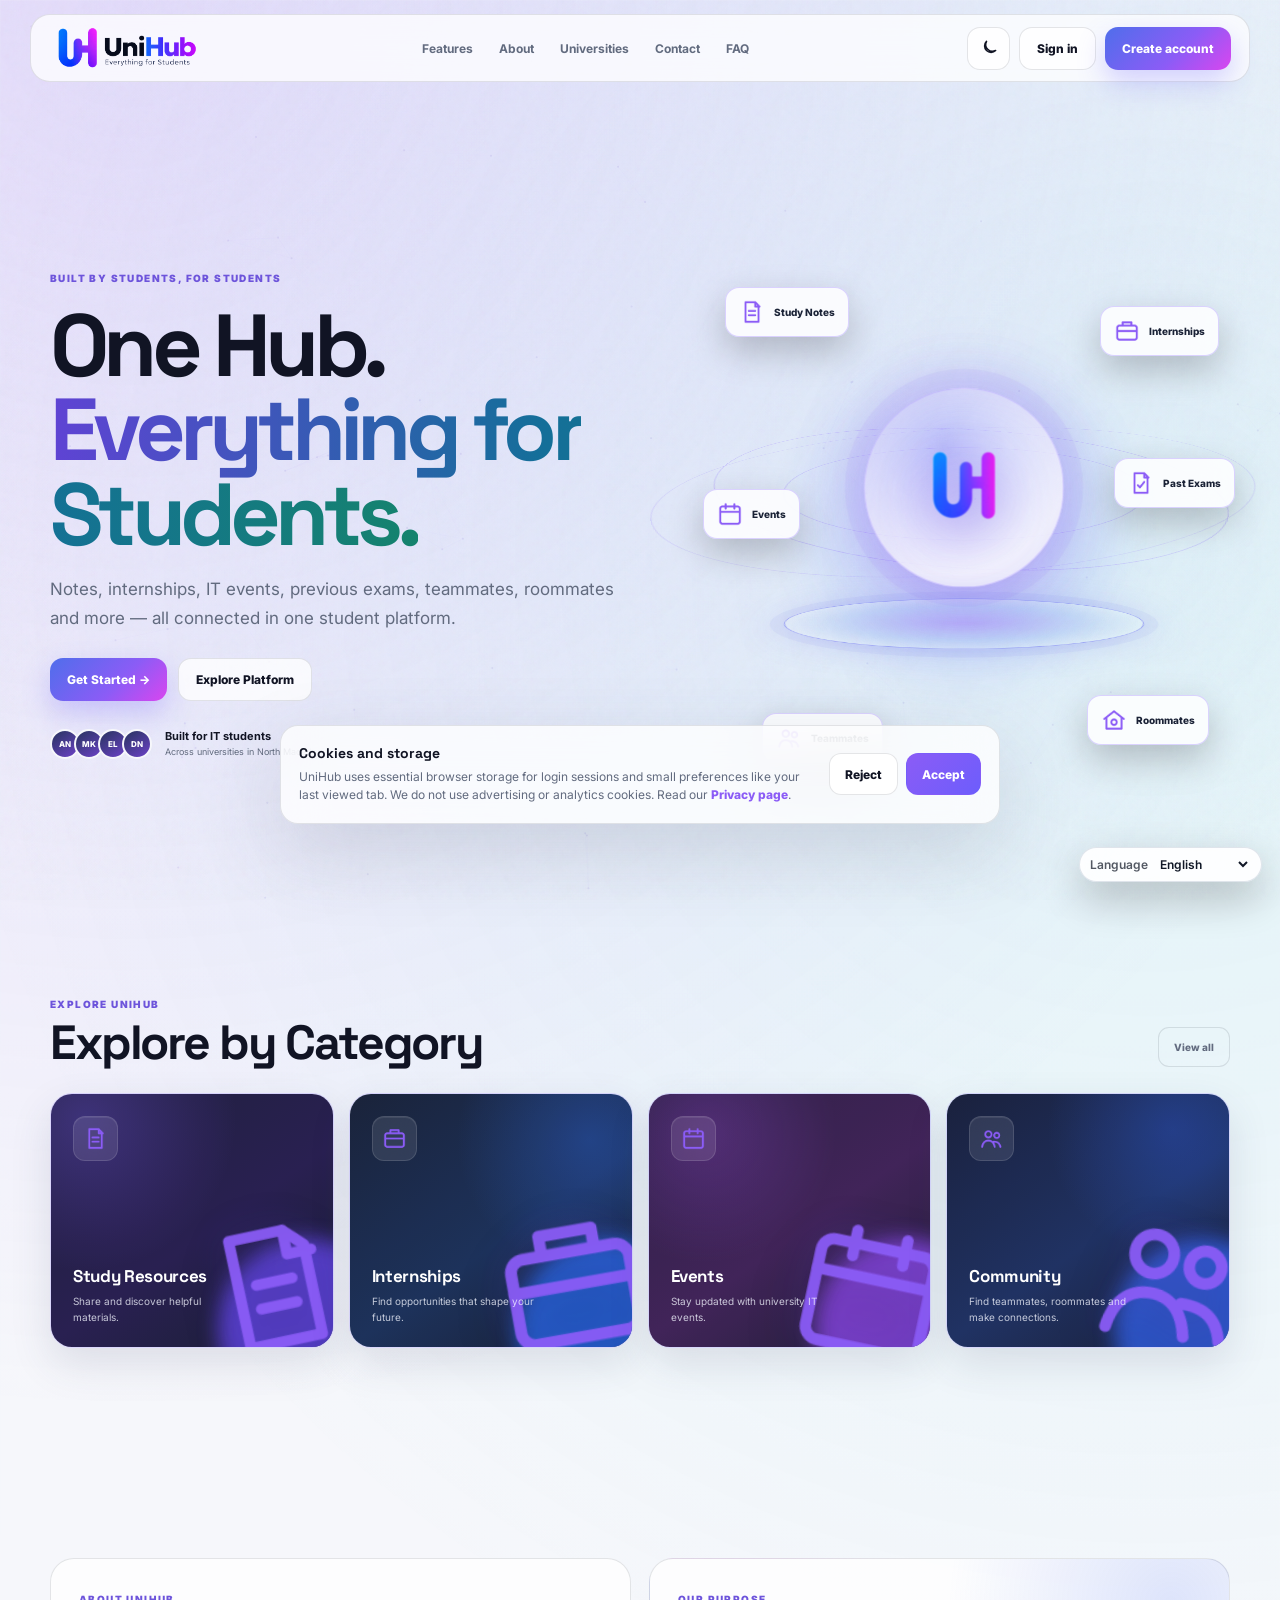
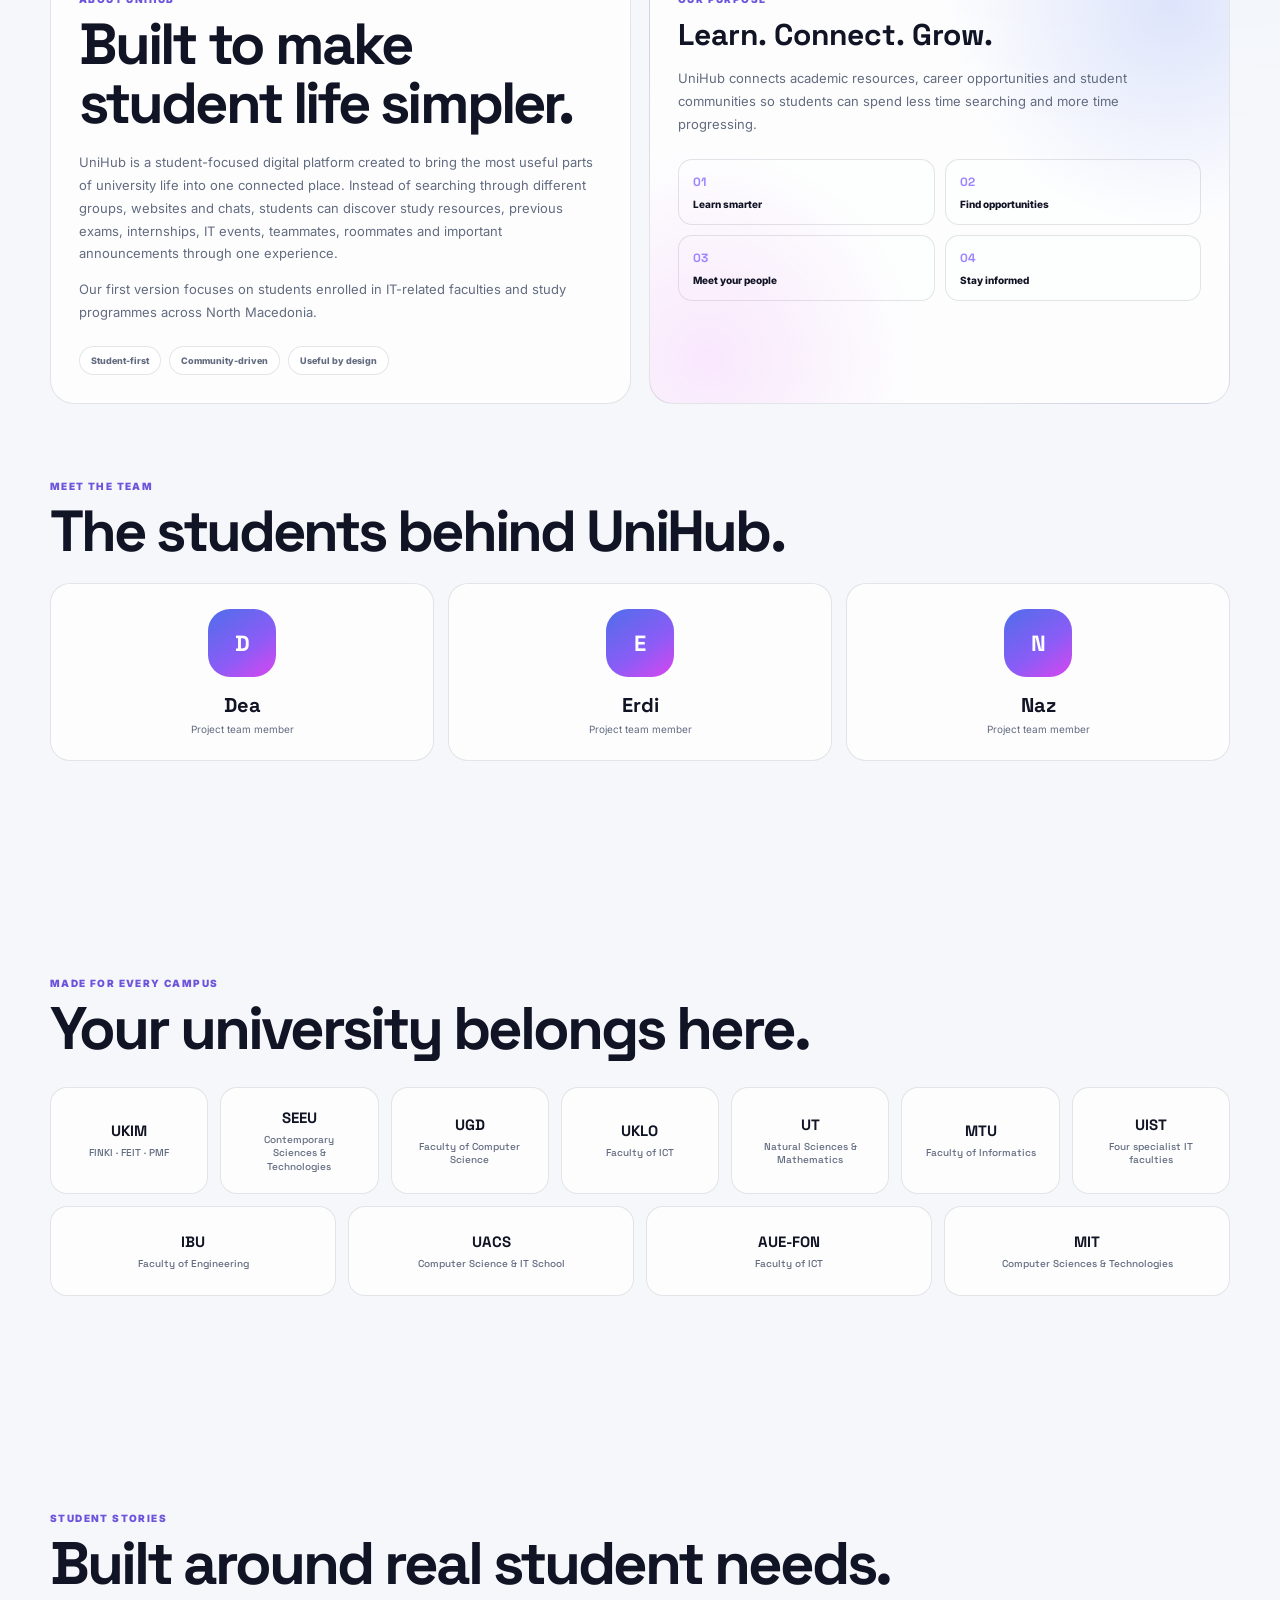
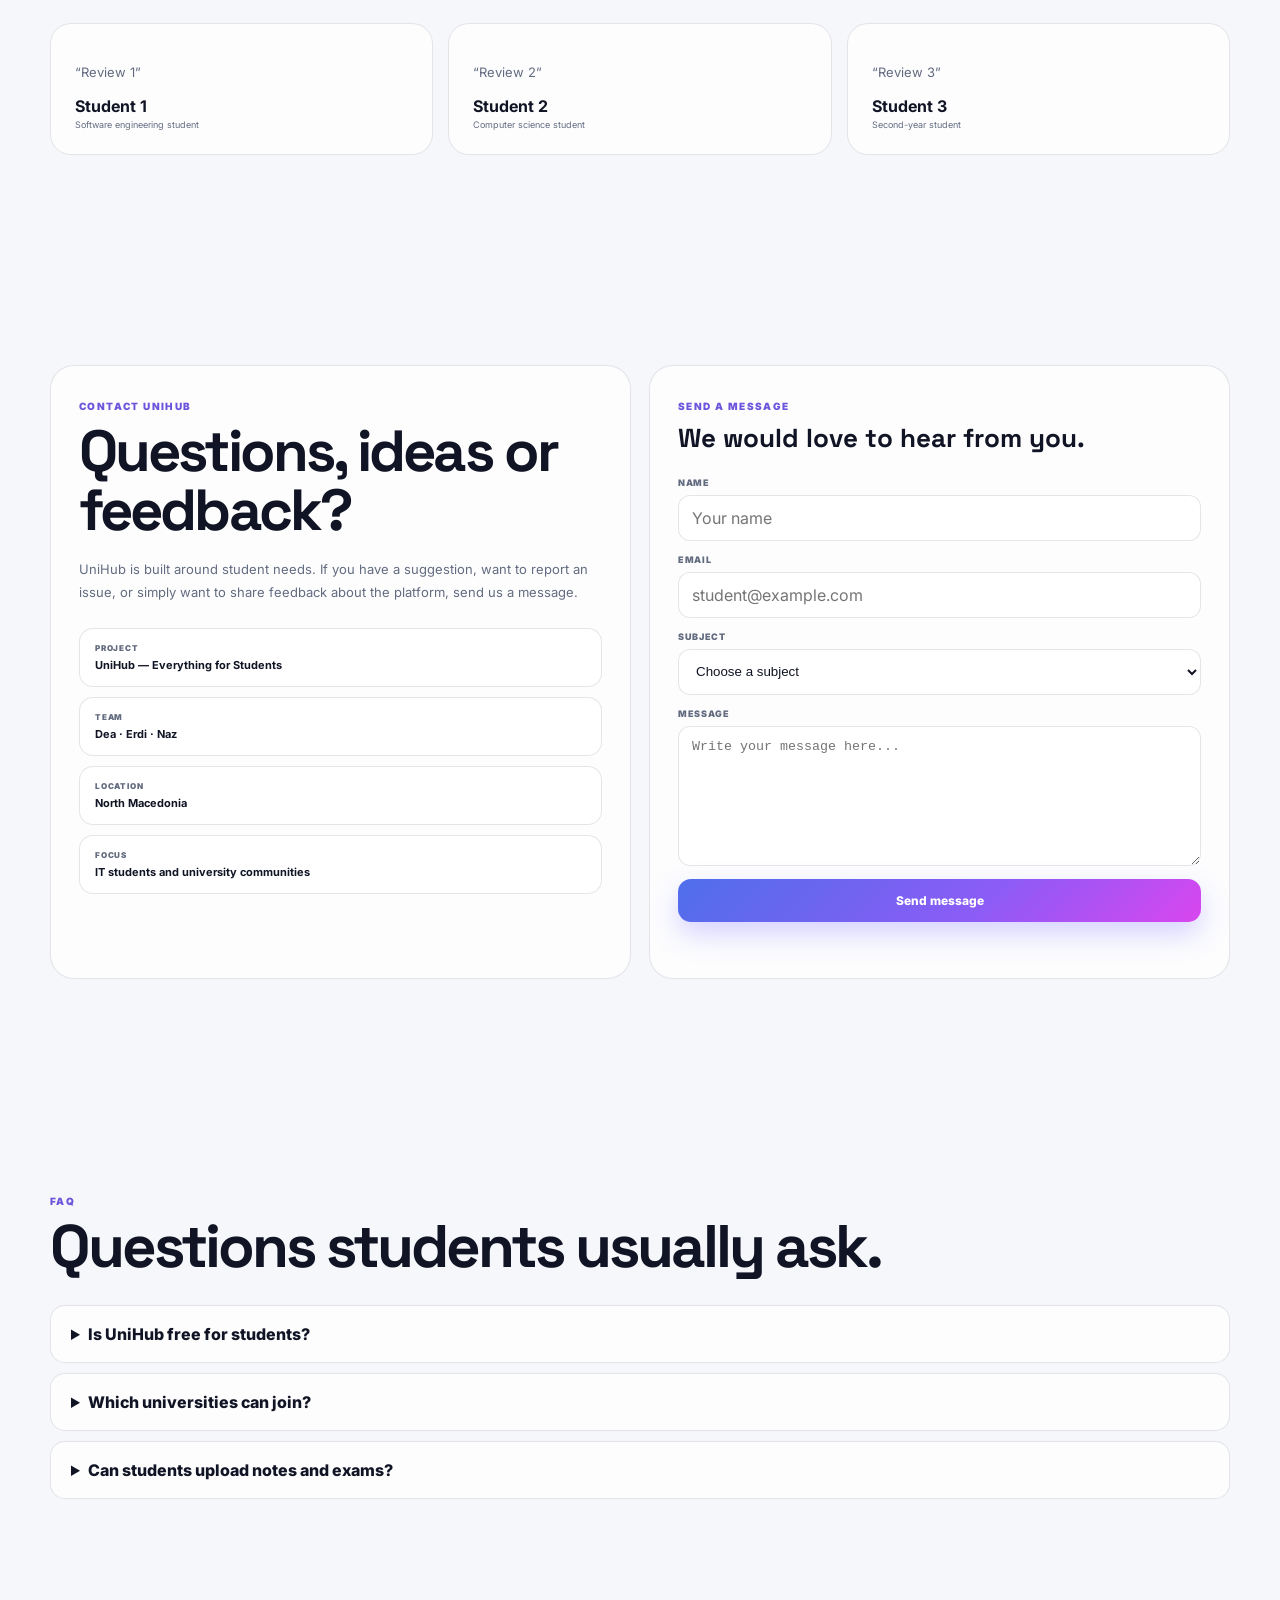
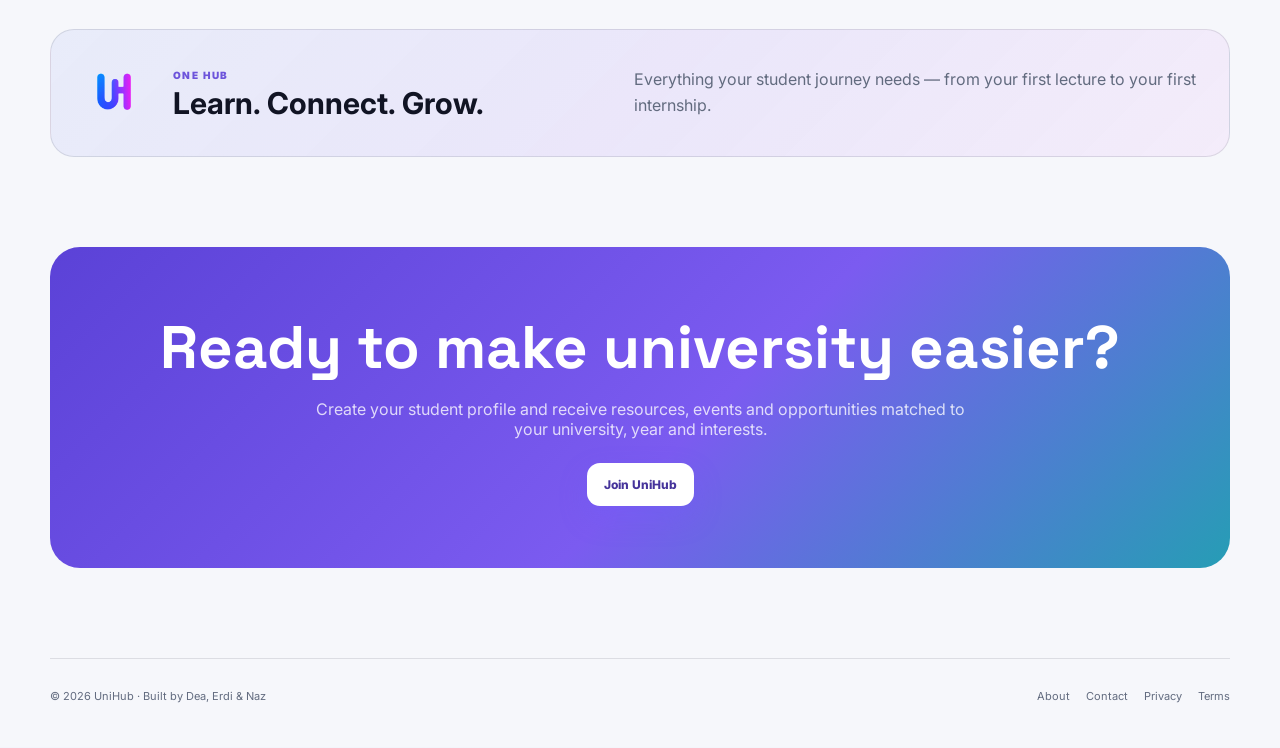
<file: index.html>
<!DOCTYPE html>
<html lang="en">
<head>
    <meta charset="UTF-8">
    <meta name="viewport" content="width=device-width,initial-scale=1">
    <title>UniHub — Your Student Life, Connected</title>
    <link rel="icon" href="assets/favicon.png" type="image/png">
    <link rel="preconnect" href="https://fonts.googleapis.com">
    <link rel="preconnect" href="https://fonts.gstatic.com" crossorigin>
    <link href="https://fonts.googleapis.com/css2?family=Inter:wght@400;500;600;700;800&family=Space+Grotesk:wght@500;600;700&display=swap" rel="stylesheet">
    <link rel="stylesheet" href="public.css">
    <link rel="stylesheet" href="cookies.css">
</head>
<body>
<canvas id="publicCanvas">
</canvas>
<div class="noise">
</div>
<nav class="nav">
    <a class="brand brand-lockup" href="index.html" aria-label="UniHub home">
        <img class="brand-img brand-img-dark" src="assets/logo-dark.png" alt="UniHub — Everything for Students">
        <img class="brand-img brand-img-light" src="assets/logo-light.png" alt="UniHub — Everything for Students">
    </a>
    <div class="links">
        <a href="#features">Features</a>
        <a href="#about">About</a>
        <a href="#universities">Universities</a>
        <a href="#contact">Contact</a>
        <a href="#faq">FAQ</a>
    </div>
    <div class="actions">
        <button class="theme-toggle-btn" id="themeToggle" type="button">
            <svg class="theme-icon sun-icon" viewBox="0 0 24 24" aria-hidden="true"><circle cx="12" cy="12" r="4"></circle><path d="M12 2v2M12 20v2M4.93 4.93l1.41 1.41M17.66 17.66l1.41 1.41M2 12h2M20 12h2M4.93 19.07l1.41-1.41M17.66 6.34l1.41-1.41"></path></svg>
            <svg class="theme-icon moon-icon" viewBox="0 0 24 24" aria-hidden="true"><path d="M21 14.5A8.5 8.5 0 0 1 9.5 3 7 7 0 1 0 21 14.5Z"></path></svg>
        </button>
        <a class="btn" href="login.html">Sign in</a>
        <a class="btn primary" href="signup.html">Create account</a>
    </div>
</nav>
<main class="wrap"><section class="hero hero-brand">
    <div class="hero-copy reveal">
        <span class="eyebrow">BUILT BY STUDENTS, FOR STUDENTS</span>
        <h1>One Hub.<br><span class="gradient">Everything for Students.</span></h1>
        <p>Notes, internships, IT events, previous exams, teammates, roommates and more — all connected in one student platform.</p>
        <div class="hero-actions"><a class="btn primary" href="signup.html">Get Started →</a><a class="btn" href="#features">Explore Platform</a></div>
        <div class="hero-proof"><div class="proof-avatars"><span>AN</span><span>MK</span><span>EL</span><span>DN</span></div><p><strong>Built for IT students</strong><br><small>Across universities in North Macedonia</small></p></div>
    </div>
    <div class="hub-visual reveal" id="hubVisual">
        <div class="hub-orbit orbit-one"></div><div class="hub-orbit orbit-two"></div><div class="hub-orbit orbit-three"></div><div class="hub-glow"></div>
        <div class="hub-core"><img src="assets/logo-mark.png" alt="UniHub UH monogram"></div>
        <div class="hub-node node-notes"><img class="asset-icon " src="assets/icons/notes.png" alt="" aria-hidden="true"><span>Study Notes</span></div>
        <div class="hub-node node-jobs"><img class="asset-icon " src="assets/icons/briefcase.png" alt="" aria-hidden="true"><span>Internships</span></div>
        <div class="hub-node node-exams"><img class="asset-icon " src="assets/icons/exam.png" alt="" aria-hidden="true"><span>Past Exams</span></div>
        <div class="hub-node node-events"><img class="asset-icon " src="assets/icons/calendar.png" alt="" aria-hidden="true"><span>Events</span></div>
        <div class="hub-node node-team"><img class="asset-icon " src="assets/icons/team.png" alt="" aria-hidden="true"><span>Teammates</span></div>
        <div class="hub-node node-room"><img class="asset-icon " src="assets/icons/room.png" alt="" aria-hidden="true"><span>Roommates</span></div>
        <div class="hub-platform"></div>
    </div>
</section>
    <section class="section category-section" id="features">
        <div class="category-heading">
            <div>
                <span class="eyebrow">EXPLORE UNIHUB</span>
                <h2>Explore by Category</h2>
            </div>
            <a class="category-view-all" href="signup.html">View all</a>
        </div>

        <div class="category-grid">
            <article class="category-card category-resources reveal">
                <div class="category-content">
                    <span class="category-icon">
                        <img src="assets/icons/notes.png" alt="" aria-hidden="true">
                    </span>
                    <div>
                        <h3>Study Resources</h3>
                        <p>Share and discover helpful materials.</p>
                    </div>
                </div>
                <img class="category-art category-art-resources" src="assets/icons/notes.png" alt="" aria-hidden="true">
            </article>

            <article class="category-card category-internships reveal">
                <div class="category-content">
                    <span class="category-icon">
                        <img src="assets/icons/briefcase.png" alt="" aria-hidden="true">
                    </span>
                    <div>
                        <h3>Internships</h3>
                        <p>Find opportunities that shape your future.</p>
                    </div>
                </div>
                <img class="category-art category-art-internships" src="assets/icons/briefcase.png" alt="" aria-hidden="true">
            </article>

            <article class="category-card category-events reveal">
                <div class="category-content">
                    <span class="category-icon">
                        <img src="assets/icons/calendar.png" alt="" aria-hidden="true">
                    </span>
                    <div>
                        <h3>Events</h3>
                        <p>Stay updated with university IT events.</p>
                    </div>
                </div>
                <img class="category-art category-art-events" src="assets/icons/calendar.png" alt="" aria-hidden="true">
            </article>

            <article class="category-card category-community reveal">
                <div class="category-content">
                    <span class="category-icon">
                        <img src="assets/icons/team.png" alt="" aria-hidden="true">
                    </span>
                    <div>
                        <h3>Community</h3>
                        <p>Find teammates, roommates and make connections.</p>
                    </div>
                </div>
                <img class="category-art category-art-community" src="assets/icons/team.png" alt="" aria-hidden="true">
            </article>
        </div>
    </section>
    <!--    <section class="section">-->
    <!--        <span class="eyebrow">GROWING TOGETHER</span>-->
    <!--        <h2>One place. Thousands of possibilities.</h2>-->
    <!--        <div class="stats">-->
    <!--            <div class="stat">-->
    <!--                <strong data-count="2486">0</strong>-->
    <!--                <span>Students</span>-->
    <!--            </div><div class="stat">-->
    <!--            <strong data-count="1284">0</strong>-->
    <!--            <span>Resources</span>-->
    <!--        </div>-->
    <!--            <div class="stat">-->
    <!--                <strong data-count="327">0</strong>-->
    <!--                <span>Previous exams</span>-->
    <!--            </div>-->
    <!--            <div class="stat">-->
    <!--                <strong data-count="46">0</strong>-->
    <!--                <span>Internships</span>-->
    <!--            </div>-->
    <!--            <div class="stat">-->
    <!--                <strong data-count="18">0</strong>-->
    <!--                <span>Upcoming events</span>-->
    <!--            </div>-->
    <!--        </div>-->
    <!--    </section>-->
    <section class="section about-section" id="about">
        <div class="about-layout">
            <div class="about-copy reveal">
                <span class="eyebrow">ABOUT UNIHUB</span>
                <h2>Built to make student life simpler.</h2>
                <p>UniHub is a student-focused digital platform created to bring the most useful parts of university life into one connected place. Instead of searching through different groups, websites and chats, students can discover study resources, previous exams, internships, IT events, teammates, roommates and important announcements through one experience.</p>
                <p>Our first version focuses on students enrolled in IT-related faculties and study programmes across North Macedonia.</p>
                <div class="about-values"><span>Student-first</span><span>Community-driven</span><span>Useful by design</span></div>
            </div>
            <div class="about-panel reveal">
                <span class="eyebrow">OUR PURPOSE</span>
                <h3>Learn. Connect. Grow.</h3>
                <p>UniHub connects academic resources, career opportunities and student communities so students can spend less time searching and more time progressing.</p>
                <div class="purpose-grid"><div><strong>01</strong><span>Learn smarter</span></div><div><strong>02</strong><span>Find opportunities</span></div><div><strong>03</strong><span>Meet your people</span></div><div><strong>04</strong><span>Stay informed</span></div></div>
            </div>
        </div>
        <div class="team-head reveal"><span class="eyebrow">MEET THE TEAM</span><h2>The students behind UniHub.</h2></div>
        <div class="team-grid">
            <article class="team-card reveal"><div class="team-avatar">D</div><h3>Dea</h3><p>Project team member</p></article>
            <article class="team-card reveal"><div class="team-avatar">E</div><h3>Erdi</h3><p>Project team member</p></article>
            <article class="team-card reveal"><div class="team-avatar">N</div><h3>Naz</h3><p>Project team member</p></article>
        </div>
    </section>

    <section class="section" id="universities">
        <span class="eyebrow">MADE FOR EVERY CAMPUS</span>
        <h2>Your university belongs here.</h2>
        <div class="universities">
            <div class="uni">UKIM<small>FINKI · FEIT · PMF</small>
            </div>
            <div class="uni">SEEU<small>Contemporary Sciences & Technologies</small>
            </div>
            <div class="uni">UGD<small>Faculty of Computer Science</small>
            </div>
            <div class="uni">UKLO<small>Faculty of ICT</small>
            </div>
            <div class="uni">UT<small>Natural Sciences & Mathematics</small>
            </div>
            <div class="uni">MTU<small>Faculty of Informatics</small>
            </div>
            <div class="uni">UIST<small>Four specialist IT faculties</small>
            </div>
            <div class="uni">IBU<small>Faculty of Engineering</small>
            </div>
            <div class="uni">UACS<small>Computer Science & IT School</small>
            </div>
            <div class="uni">AUE-FON<small>Faculty of ICT</small>
            </div>
            <div class="uni">MIT<small>Computer Sciences & Technologies</small>
            </div>
        </div>
    </section>
    <section class="section" id="stories">
        <span class="eyebrow">STUDENT STORIES</span>
        <h2>Built around real student needs.</h2>
        <div class="testimonials">
            <article class="quote">
                <p>“Review 1”</p>
                <b>Student 1</b>
                <small>Software engineering student</small>
            </article><article class="quote">
            <p>“Review 2”</p>
            <b>Student 2</b>
            <small>Computer science student</small>
        </article>
            <article class="quote">
                <p>“Review 3”</p>
                <b>Student 3</b>
                <small>Second-year student</small>
            </article>
        </div>
    </section>
    <section class="section contact-section" id="contact">
        <div class="contact-layout">
            <div class="contact-copy reveal">
                <span class="eyebrow">CONTACT UNIHUB</span>
                <h2>Questions, ideas or feedback?</h2>
                <p>UniHub is built around student needs. If you have a suggestion, want to report an issue, or simply want to share feedback about the platform, send us a message.</p>
                <div class="contact-details">
                    <div><span>Project</span><strong>UniHub — Everything for Students</strong></div>
                    <div><span>Team</span><strong>Dea · Erdi · Naz</strong></div>
                    <div><span>Location</span><strong>North Macedonia</strong></div>
                    <div><span>Focus</span><strong>IT students and university communities</strong></div>
                </div>
            </div>
            <form class="contact-form reveal" id="contactForm">
                <div class="contact-form-head"><span class="eyebrow">SEND A MESSAGE</span><h3>We would love to hear from you.</h3></div>
                <label><span>Name</span><input type="text" name="name" required placeholder="Your name"></label>
                <label><span>Email</span><input type="email" name="email" required placeholder="student@example.com"></label>
                <label><span>Subject</span><select name="subject" required><option value="">Choose a subject</option><option>General question</option><option>Feedback</option><option>Report an issue</option><option>Partnership or event</option></select></label>
                <label><span>Message</span><textarea name="message" required placeholder="Write your message here..."></textarea></label>
                <button class="btn primary contact-submit" type="submit">Send message</button>
                <p class="contact-status" id="contactStatus" role="status"></p>
            </form>
        </div>
    </section>

    <section class="section" id="faq">
        <span class="eyebrow">FAQ</span>
        <h2>Questions students usually ask.</h2>
        <div class="faq">
            <details>
                <summary>Is UniHub free for students?</summary>
                <p>Yes. The student account and core platform are designed to be free.</p>
            </details>
            <details>
                <summary>Which universities can join?</summary>
                <p>UniHub includes IT-related faculties and study programmes from public and private universities across North Macedonia, with an “Other” option so no accredited IT student is excluded.</p>
            </details>
            <details>
                <summary>Can students upload notes and exams?</summary>
                <p>Yes. Logged-in students can contribute resources, while moderation and reporting keep content organized.</p>
            </details>
        </div>
    </section>
    <section class="brand-strip reveal"><img src="assets/logo-mark.png" alt=""><div><span class="eyebrow">ONE HUB</span><h2>Learn. Connect. Grow.</h2></div><p>Everything your student journey needs — from your first lecture to your first internship.</p></section>
    <section class="cta reveal">
        <h2>Ready to make university easier?</h2>
        <p>Create your student profile and receive resources, events and opportunities matched to your university, year and interests.</p>
        <a class="btn primary" style="background:#fff;color:#46349b" href="signup.html">Join UniHub</a>
    </section>
</main>
<footer class="wrap">
    <span>© 2026 UniHub · Built by Dea, Erdi & Naz</span>
    <span class="footer-links"><a href="#about">About</a><a href="#contact">Contact</a><a href="privacy.html">Privacy</a><a href="terms.html">Terms</a></span>
</footer>
<script src="public.js">
</script>
<script src="i18n.js"></script>
<script src="cookies.js"></script>
</body>
</html>
</file>
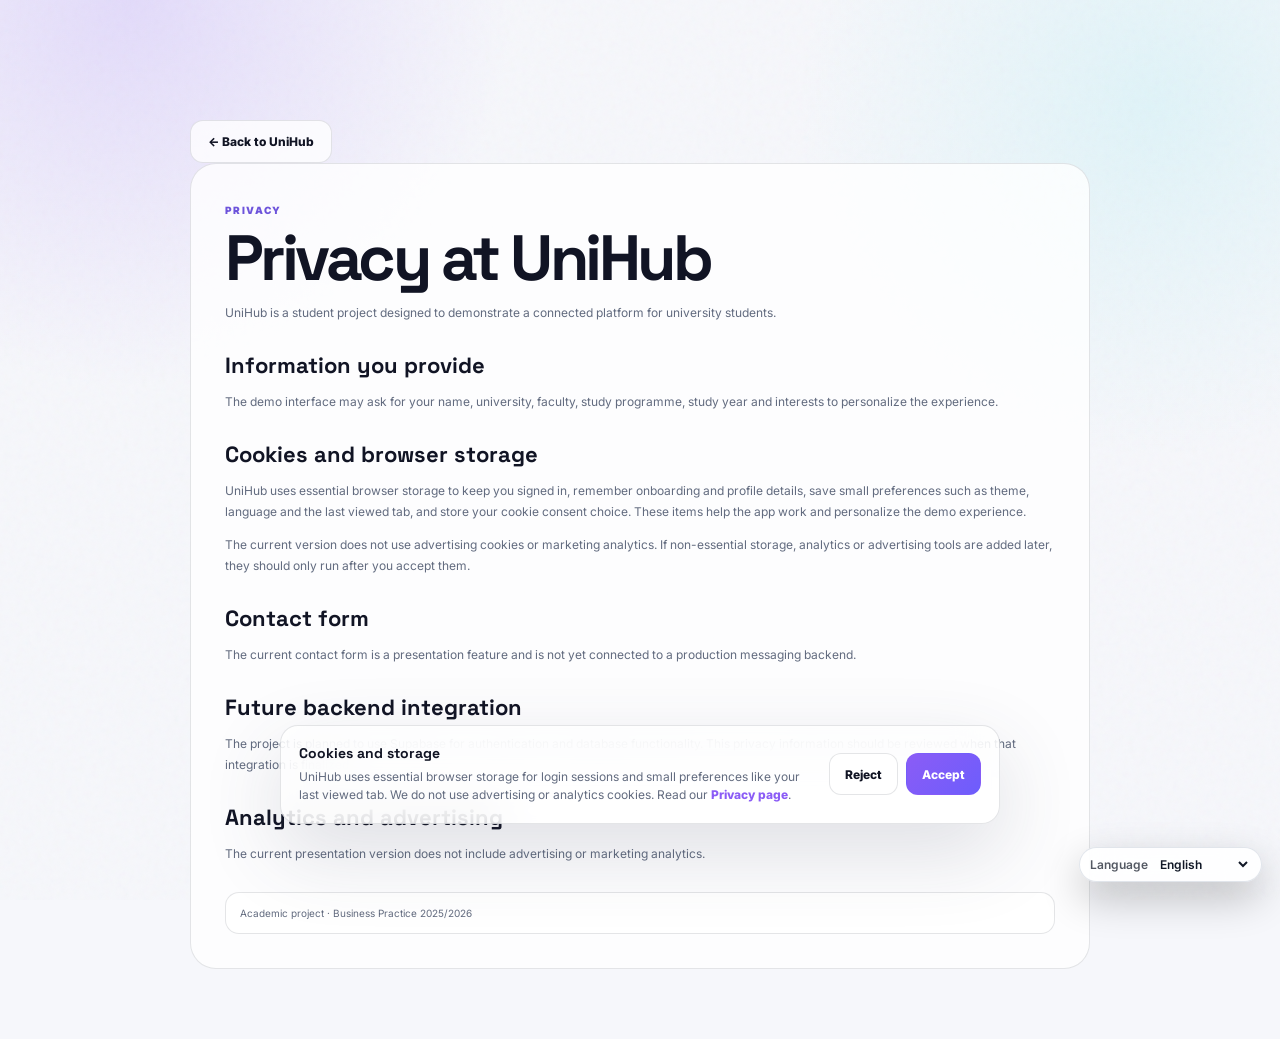
<file: privacy.html>
<!DOCTYPE html>
<html lang="en">
<head>
    <meta charset="UTF-8">
    <meta name="viewport" content="width=device-width,initial-scale=1">
    <title>Privacy — UniHub</title>
    <link rel="icon" href="assets/favicon.png" type="image/png">
    <link rel="preconnect" href="https://fonts.googleapis.com">
    <link rel="preconnect" href="https://fonts.gstatic.com" crossorigin>
    <link href="https://fonts.googleapis.com/css2?family=Inter:wght@400;500;600;700;800&family=Space+Grotesk:wght@500;600;700&display=swap" rel="stylesheet">
    <link rel="stylesheet" href="public.css">
    <link rel="stylesheet" href="cookies.css">
</head>
<body>
<div class="noise"></div>
<main class="legal-page">
    <a class="btn" href="index.html">← Back to UniHub</a>
    <article class="legal-card">
        <span class="eyebrow">PRIVACY</span>
        <h1>Privacy at UniHub</h1>
        <p>UniHub is a student project designed to demonstrate a connected platform for university students.</p>

        <h2>Information you provide</h2>
        <p>The demo interface may ask for your name, university, faculty, study programme, study year and interests to personalize the experience.</p>

        <h2>Cookies and browser storage</h2>
        <p>UniHub uses essential browser storage to keep you signed in, remember onboarding and profile details, save small preferences such as theme, language and the last viewed tab, and store your cookie consent choice. These items help the app work and personalize the demo experience.</p>
        <p>The current version does not use advertising cookies or marketing analytics. If non-essential storage, analytics or advertising tools are added later, they should only run after you accept them.</p>

        <h2>Contact form</h2>
        <p>The current contact form is a presentation feature and is not yet connected to a production messaging backend.</p>

        <h2>Future backend integration</h2>
        <p>The project is planned to use Supabase for authentication and database functionality. This privacy information should be reviewed when that integration is finalized.</p>

        <h2>Analytics and advertising</h2>
        <p>The current presentation version does not include advertising or marketing analytics.</p>

        <div class="legal-note">Academic project · Business Practice 2025/2026</div>
    </article>
</main>
<script src="public.js"></script>
<script src="i18n.js"></script>
<script src="cookies.js"></script>
</body>
</html>
</file>
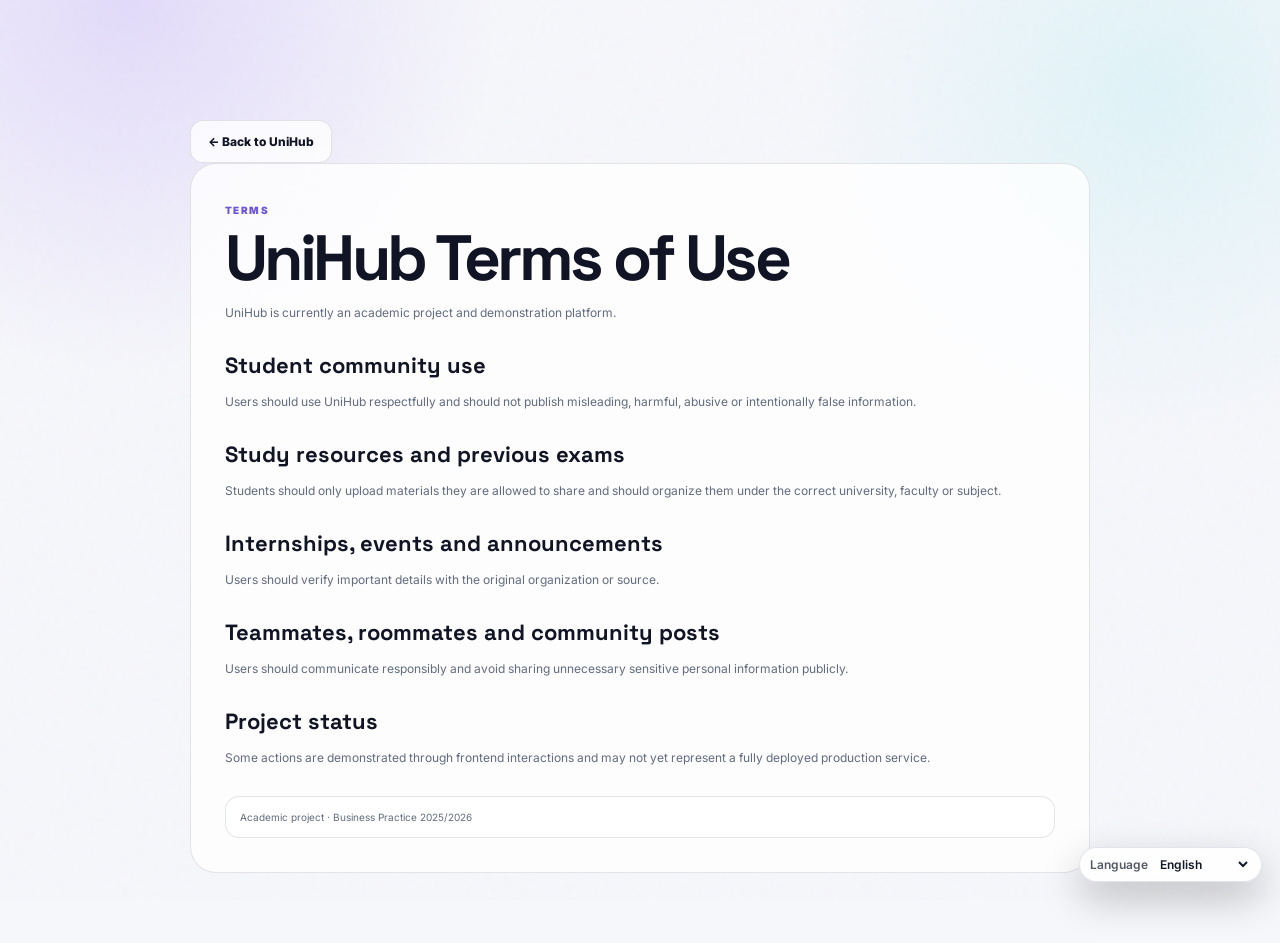
<file: terms.html>
<!DOCTYPE html><html lang="en"><head><meta charset="UTF-8"><meta name="viewport" content="width=device-width,initial-scale=1"><title>Terms — UniHub</title><link rel="icon" href="assets/favicon.png" type="image/png"><link rel="preconnect" href="https://fonts.googleapis.com"><link rel="preconnect" href="https://fonts.gstatic.com" crossorigin><link href="https://fonts.googleapis.com/css2?family=Inter:wght@400;500;600;700;800&family=Space+Grotesk:wght@500;600;700&display=swap" rel="stylesheet"><link rel="stylesheet" href="public.css"></head><body><div class="noise"></div><main class="legal-page"><a class="btn" href="index.html">← Back to UniHub</a><article class="legal-card"><span class="eyebrow">TERMS</span><h1>UniHub Terms of Use</h1><p>UniHub is currently an academic project and demonstration platform.</p><h2>Student community use</h2><p>Users should use UniHub respectfully and should not publish misleading, harmful, abusive or intentionally false information.</p><h2>Study resources and previous exams</h2><p>Students should only upload materials they are allowed to share and should organize them under the correct university, faculty or subject.</p><h2>Internships, events and announcements</h2><p>Users should verify important details with the original organization or source.</p><h2>Teammates, roommates and community posts</h2><p>Users should communicate responsibly and avoid sharing unnecessary sensitive personal information publicly.</p><h2>Project status</h2><p>Some actions are demonstrated through frontend interactions and may not yet represent a fully deployed production service.</p><div class="legal-note">Academic project · Business Practice 2025/2026</div></article></main><script src="public.js"></script><script src="i18n.js"></script></body></html>
</file>
<file: public.css>
:root{--bg:#070910;--surface:rgba(18,22,34,.72);--surface2:#111522;--text:#f7f8fc;--muted:#9ca5ba;--line:rgba(255,255,255,.09);--purple:#8b5cf6;--blue:#4f8df7;--cyan:#2dd4df;--green:#43d39e;--shadow:0 30px 90px rgba(0,0,0,.34);--font:Inter,sans-serif;--display:"Space Grotesk",sans-serif}html[data-theme=light]{--bg:#f6f7fb;--surface:rgba(255,255,255,.78);--surface2:#fff;--text:#111424;--muted:#626b7f;--line:rgba(17,24,39,.11);--shadow:0 28px 80px rgba(63,68,92,.16)}*{box-sizing:border-box}html{scroll-behavior:smooth}body{margin:0;background:radial-gradient(circle at 10% 0%,rgba(139,92,246,.18),transparent 25%),radial-gradient(circle at 90% 10%,rgba(45,212,223,.11),transparent 24%),var(--bg);color:var(--text);font-family:var(--font);overflow-x:hidden;transition:background .25s,color .25s}a{text-decoration:none;color:inherit}button,input{font:inherit}canvas{position:fixed;inset:0;width:100%;height:100%;z-index:-2;opacity:.35}.noise{position:fixed;inset:0;pointer-events:none;z-index:-1;opacity:.035;background-image:url("data:image/svg+xml,%3Csvg viewBox='0 0 180 180' xmlns='http://www.w3.org/2000/svg'%3E%3Cfilter id='n'%3E%3CfeTurbulence type='fractalNoise' baseFrequency='.8' numOctaves='4' stitchTiles='stitch'/%3E%3C/filter%3E%3Crect width='100%25' height='100%25' filter='url(%23n)'/%3E%3C/svg%3E")}.wrap{width:min(1180px,calc(100% - 28px));margin:auto}.nav{position:fixed;top:14px;left:50%;transform:translateX(-50%);width:min(1220px,calc(100% - 24px));height:68px;padding:0 18px;display:flex;align-items:center;justify-content:space-between;border:1px solid var(--line);border-radius:20px;background:rgba(7,9,16,.72);backdrop-filter:blur(24px);z-index:30}html[data-theme=light] .nav{background:rgba(255,255,255,.76)}.brand{display:flex;align-items:center;gap:10px;font:700 21px var(--display)}.brand-mark{width:40px;height:40px;border-radius:13px;display:grid;place-items:center;background:linear-gradient(145deg,var(--purple),#4f46e5);box-shadow:0 12px 28px rgba(109,93,252,.35);color:#fff}.brand b{color:var(--purple)}.links{display:flex;gap:26px;color:var(--muted);font-size:12px;font-weight:700}.actions{display:flex;gap:9px;align-items:center}.btn,.theme-toggle-btn{min-height:43px;padding:0 17px;border-radius:13px;display:inline-flex;align-items:center;justify-content:center;gap:8px;font-weight:800;font-size:12px;border:1px solid var(--line);background:var(--surface);color:var(--text);cursor:pointer}.btn.primary{border:0;background:linear-gradient(135deg,var(--purple),#6d5dfc);box-shadow:0 12px 28px rgba(109,93,252,.28);color:#fff}.theme-toggle-btn{min-width:104px}.hero{min-height:100vh;padding-top:125px;display:grid;grid-template-columns:1.05fr .95fr;align-items:center;gap:60px}.eyebrow{color:#b39dff;font-size:10px;font-weight:900;letter-spacing:.14em}html[data-theme=light] .eyebrow{color:#6d54db}.hero h1{margin:18px 0;font:700 clamp(52px,7vw,88px)/.96 var(--display);letter-spacing:-.065em}.gradient{color:transparent;background:linear-gradient(90deg,#b59cff,#67c8ff 55%,#72e8d2);-webkit-background-clip:text;background-clip:text}html[data-theme=light] .gradient{background:linear-gradient(90deg,#5f43d4,#146f99 55%,#15836d);-webkit-background-clip:text;background-clip:text}.hero p{max-width:650px;color:var(--muted);font-size:17px;line-height:1.7}.hero-actions{display:flex;gap:11px;flex-wrap:wrap;margin-top:25px}.preview{position:relative;transform:perspective(1200px) rotateY(-7deg) rotateX(3deg)}.window{overflow:hidden;border:1px solid var(--line);border-radius:25px;background:var(--surface2);box-shadow:var(--shadow)}.window-top{height:50px;padding:0 15px;display:flex;align-items:center;gap:7px;border-bottom:1px solid var(--line)}.window-top i{width:8px;height:8px;border-radius:50%;background:#ff7373}.window-top i:nth-child(2){background:#ffc765}.window-top i:nth-child(3){background:#55d78f}.window-body{padding:20px}.mini-search{height:48px;border:1px solid var(--line);border-radius:13px;padding:0 13px;display:flex;align-items:center;gap:10px;color:var(--muted);background:rgba(255,255,255,.025)}html[data-theme=light] .mini-search{background:rgba(17,24,39,.025)}.mini-grid{display:grid;grid-template-columns:repeat(2,1fr);gap:10px;margin-top:12px}.mini-card{min-height:118px;padding:14px;border-radius:16px;border:1px solid var(--line);background:linear-gradient(145deg,rgba(139,92,246,.18),rgba(79,70,229,.06))}.mini-card strong,.mini-card small{display:block}.mini-card strong{margin-top:22px;font:700 14px var(--display)}.mini-card small{color:var(--muted);font-size:9px}.float{position:absolute;padding:10px 13px;border:1px solid var(--line);border-radius:13px;background:var(--surface2);box-shadow:var(--shadow);font-size:10px;font-weight:800;animation:f 4s ease-in-out infinite}.f1{left:-35px;top:75px}.f2{right:-30px;bottom:65px;animation-delay:-2s}@keyframes f{50%{transform:translateY(-10px)}}.section{padding:105px 0}.section h2{margin:7px 0 28px;font:700 clamp(37px,5vw,60px)/1.02 var(--display);letter-spacing:-.05em}.grid{display:grid;grid-template-columns:repeat(3,1fr);gap:15px}.feature{min-height:255px;padding:24px;border:1px solid var(--line);border-radius:22px;background:var(--surface);transition:.25s}.feature:hover{transform:translateY(-7px) rotateX(2deg);border-color:rgba(139,92,246,.4);box-shadow:var(--shadow)}.feature .icon{font-size:27px}.feature h3{margin:30px 0 8px;font:700 20px var(--display)}.feature p{color:var(--muted);font-size:12px;line-height:1.7}.stats{display:grid;grid-template-columns:repeat(5,1fr);gap:10px}.stat{padding:23px;border:1px solid var(--line);border-radius:18px;background:var(--surface);text-align:center}.stat strong{display:block;font:700 30px var(--display)}.stat span{color:var(--muted);font-size:10px}.universities{display:flex;gap:12px;flex-wrap:wrap}.uni{flex:1;min-width:140px;padding:20px;border:1px solid var(--line);border-radius:17px;background:var(--surface);text-align:center;font:700 15px var(--display)}.testimonials{display:grid;grid-template-columns:repeat(3,1fr);gap:15px}.quote{padding:24px;border:1px solid var(--line);border-radius:21px;background:var(--surface)}.quote p{color:var(--muted);font-size:13px;line-height:1.7}.quote b,.quote small{display:block}.quote small{color:var(--muted);font-size:9px;margin-top:3px}.faq{display:grid;gap:10px}.faq details{padding:18px 20px;border:1px solid var(--line);border-radius:15px;background:var(--surface)}.faq summary{cursor:pointer;font-weight:800}.faq p{color:var(--muted);font-size:12px;line-height:1.7}.cta{margin:30px 0 90px;padding:62px;border-radius:30px;background:linear-gradient(135deg,#5b42d7,#7b5bf0 55%,#269db5);text-align:center;color:#fff}.cta h2{margin:0 0 13px;font:700 clamp(38px,5vw,60px) var(--display)}.cta p{max-width:650px;margin:0 auto 24px;color:rgba(255,255,255,.78)}footer{padding:30px 0 45px;border-top:1px solid var(--line);display:flex;justify-content:space-between;color:var(--muted);font-size:11px}.reveal{opacity:0;transform:translateY(18px);transition:.7s}.reveal.visible{opacity:1;transform:none}@media(max-width:900px){.links{display:none}.hero{grid-template-columns:1fr;padding-top:140px}.hero-copy{text-align:center}.hero p{margin-inline:auto}.hero-actions{justify-content:center}.preview{transform:none}.grid,.testimonials{grid-template-columns:repeat(2,1fr)}.stats{grid-template-columns:repeat(2,1fr)}}@media(max-width:600px){.wrap{width:calc(100% - 22px)}.hero h1{font-size:52px}.grid,.testimonials,.stats{grid-template-columns:1fr}.f1,.f2{display:none}.cta{padding:42px 20px}.nav .actions .btn:first-child{display:none}.theme-toggle-btn{min-width:88px;padding:0 12px}}
.universities .uni{display:flex;flex-direction:column;gap:6px;min-height:90px;justify-content:center}.universities .uni small{font-size:10px;line-height:1.35;color:var(--muted);font-weight:500}
.theme-toggle-btn{width:43px;min-width:43px;padding:0}.theme-icon{width:19px;height:19px;fill:none;stroke:currentColor;stroke-width:2;stroke-linecap:round;stroke-linejoin:round}.moon-icon{display:none}html[data-theme=light] .sun-icon{display:none}html[data-theme=light] .moon-icon{display:block}

/* === UniHub UH Brand System === */
.brand-lockup{display:block;padding:0;min-width:150px}.brand-img{display:block;width:154px;height:auto}.brand-img-light{display:none}html[data-theme=light] .brand-img-dark{display:none}html[data-theme=light] .brand-img-light{display:block}
:root{--brand-blue:#4F6EEB;--brand-violet:#8B5CF6;--brand-magenta:#D946EF;--brand-night:#0F172A}
.hero-brand{position:relative}.hero-brand .hero-copy{position:relative;z-index:4}
.hero-proof{display:flex;align-items:center;gap:13px;margin-top:28px;color:var(--muted)}.hero-proof p{margin:0;font-size:11px;line-height:1.35}.hero-proof strong{color:var(--text)}.hero-proof small{font-size:9px}.proof-avatars{display:flex}.proof-avatars span{width:30px;height:30px;margin-left:-6px;display:grid;place-items:center;border:2px solid var(--bg);border-radius:50%;background:linear-gradient(145deg,#28345f,#6c42c7);color:#fff;font-size:8px;font-weight:800}.proof-avatars span:first-child{margin-left:0}
.hub-visual{position:relative;min-height:610px;transform-style:preserve-3d;perspective:1200px;isolation:isolate}.hub-glow{position:absolute;left:50%;top:52%;width:360px;height:360px;transform:translate(-50%,-50%);border-radius:50%;background:radial-gradient(circle,rgba(125,75,255,.35),rgba(49,94,255,.11) 45%,transparent 70%);filter:blur(15px);z-index:-1}
.hub-core{position:absolute;left:50%;top:46%;width:190px;height:190px;transform:translate(-50%,-50%) translateZ(60px);display:grid;place-items:center;border:1px solid rgba(150,120,255,.34);border-radius:50%;background:radial-gradient(circle at 40% 30%,rgba(122,90,255,.28),rgba(12,15,29,.88) 68%);box-shadow:0 0 0 18px rgba(124,58,237,.06),0 0 70px rgba(124,58,237,.28),inset 0 0 45px rgba(93,64,220,.14)}html[data-theme=light] .hub-core{background:radial-gradient(circle at 40% 30%,rgba(122,90,255,.17),rgba(255,255,255,.88) 70%)}.hub-core img{width:122px;filter:drop-shadow(0 18px 25px rgba(72,52,202,.3))}
.hub-platform{position:absolute;left:50%;top:68%;width:360px;height:92px;transform:translate(-50%,-50%) rotateX(62deg);border:1px solid rgba(99,102,241,.55);border-radius:50%;background:radial-gradient(ellipse at center,rgba(139,92,246,.34),rgba(37,99,235,.10) 48%,transparent 70%);box-shadow:0 0 0 14px rgba(67,56,202,.05),0 0 50px rgba(99,102,241,.25)}
.hub-orbit{position:absolute;left:50%;top:46%;border:1px solid rgba(140,110,255,.28);border-radius:50%;transform:translate(-50%,-50%) rotateX(69deg);pointer-events:none}.orbit-one{width:360px;height:270px}.orbit-two{width:520px;height:360px;transform:translate(-50%,-50%) rotateX(67deg) rotateZ(16deg)}.orbit-three{width:610px;height:430px;transform:translate(-50%,-50%) rotateX(70deg) rotateZ(-18deg);opacity:.65}
.hub-node{position:absolute;display:flex;align-items:center;gap:9px;padding:11px 13px;border:1px solid rgba(135,102,255,.28);border-radius:14px;background:rgba(13,17,31,.84);backdrop-filter:blur(16px);box-shadow:0 14px 36px rgba(0,0,0,.22);color:#eef1ff;font-size:10px;font-weight:800;animation:hubFloat 5s ease-in-out infinite}.hub-node .asset-icon{width:26px;height:26px;color:#8b5cf6}html[data-theme=light] .hub-node{background:rgba(255,255,255,.84);color:#1a2236}.node-notes{left:5%;top:13%}.node-jobs{right:2%;top:16%;animation-delay:-1s}.node-exams{right:-1%;top:41%;animation-delay:-2.2s}.node-events{left:1%;top:46%;animation-delay:-3s}.node-team{left:12%;bottom:9%;animation-delay:-1.7s}.node-room{right:4%;bottom:12%;animation-delay:-2.6s}@keyframes hubFloat{50%{transform:translateY(-9px)}}
.feature .icon{width:48px;height:48px;display:grid;place-items:center;border-radius:14px;background:linear-gradient(145deg,rgba(79,110,235,.17),rgba(217,70,239,.12));color:#8b5cf6}.feature .icon .asset-icon{width:26px;height:26px}
.brand-strip{display:grid;grid-template-columns:auto 1fr 1.3fr;gap:24px;align-items:center;margin:25px 0 90px;padding:28px;border:1px solid var(--line);border-radius:24px;background:linear-gradient(135deg,rgba(79,110,235,.08),rgba(139,92,246,.10),rgba(217,70,239,.06))}.brand-strip>img{width:70px}.brand-strip h2{margin:2px 0;font-size:30px}.brand-strip p{margin:0;color:var(--muted);line-height:1.6}
.btn.primary{background:linear-gradient(135deg,var(--brand-blue),var(--brand-violet) 58%,var(--brand-magenta))}
@media(max-width:900px){.hub-visual{min-height:540px}.brand-strip{grid-template-columns:auto 1fr}.brand-strip p{grid-column:1/-1}}
@media(max-width:620px){.brand-img{width:138px}.hub-visual{min-height:460px}.hub-core{width:150px;height:150px}.hub-core img{width:96px}.hub-node{padding:9px 10px;font-size:8px}.hub-node .asset-icon{width:21px;height:21px}.orbit-three{display:none}.orbit-two{width:390px;height:290px}.orbit-one{width:280px;height:220px}}

.asset-icon{display:block;width:1em;height:1em;object-fit:contain}


/* === Explore by Category cards === */
.category-section{padding-top:92px;padding-bottom:105px}

.category-heading{
    display:flex;
    align-items:flex-end;
    justify-content:space-between;
    gap:24px;
    margin-bottom:26px;
}

.category-heading h2{
    margin:7px 0 0;
    font:700 clamp(34px,4vw,48px)/1 var(--display);
    letter-spacing:-.045em;
}

.category-view-all{
    min-height:40px;
    padding:0 15px;
    display:inline-flex;
    align-items:center;
    justify-content:center;
    border:1px solid var(--line);
    border-radius:11px;
    background:rgba(255,255,255,.025);
    color:var(--muted);
    font-size:10px;
    font-weight:800;
    transition:.22s;
}

.category-view-all:hover{
    color:var(--text);
    border-color:rgba(139,92,246,.35);
    transform:translateY(-2px);
}

.category-grid{
    display:grid;
    grid-template-columns:repeat(4,minmax(0,1fr));
    gap:15px;
}

.category-card{
    position:relative;
    min-height:255px;
    overflow:hidden;
    padding:22px;
    display:flex;
    align-items:flex-end;
    isolation:isolate;
    border:1px solid rgba(137,116,255,.24);
    border-radius:22px;
    box-shadow:
            inset 0 1px 0 rgba(255,255,255,.05),
            0 18px 45px rgba(0,0,0,.15);
    transition:
            transform .32s cubic-bezier(.2,.8,.2,1),
            box-shadow .32s,
            border-color .32s;
}

.category-card:before{
    content:"";
    position:absolute;
    inset:0;
    z-index:-2;
    opacity:.96;
}

.category-card:after{
    content:"";
    position:absolute;
    width:180px;
    height:180px;
    right:-65px;
    bottom:-72px;
    z-index:-1;
    border-radius:50%;
    filter:blur(10px);
    opacity:.7;
}

.category-card:hover{
    transform:translateY(-8px) scale(1.012);
    border-color:rgba(161,136,255,.55);
    box-shadow:
            inset 0 1px 0 rgba(255,255,255,.08),
            0 26px 70px rgba(0,0,0,.25),
            0 0 32px rgba(109,93,252,.10);
}

.category-resources:before{
    background:
            radial-gradient(circle at 12% 10%,rgba(122,86,255,.30),transparent 45%),
            linear-gradient(145deg,#171735,#21174a 55%,#12162d);
}
.category-resources:after{background:#6d4cff}

.category-internships:before{
    background:
            radial-gradient(circle at 85% 18%,rgba(43,111,255,.28),transparent 42%),
            linear-gradient(145deg,#111b33,#142a55 56%,#10172c);
}
.category-internships:after{background:#2774ff}

.category-events:before{
    background:
            radial-gradient(circle at 20% 15%,rgba(170,77,255,.24),transparent 42%),
            linear-gradient(145deg,#26183d,#3a1c53 54%,#17172f);
}
.category-events:after{background:#9c4dff}

.category-community:before{
    background:
            radial-gradient(circle at 80% 14%,rgba(45,98,255,.28),transparent 40%),
            linear-gradient(145deg,#111936,#172a5d 55%,#121830);
}
.category-community:after{background:#376cff}

.category-content{
    position:relative;
    z-index:3;
    width:72%;
    min-height:100%;
    display:flex;
    flex-direction:column;
    justify-content:space-between;
    align-items:flex-start;
}

.category-icon{
    width:45px;
    height:45px;
    display:grid;
    place-items:center;
    border:1px solid rgba(255,255,255,.12);
    border-radius:12px;
    background:rgba(255,255,255,.10);
    box-shadow:inset 0 1px 0 rgba(255,255,255,.08);
    backdrop-filter:blur(10px);
}

.category-icon img{
    width:25px;
    height:25px;
    object-fit:contain;
}

.category-card h3{
    margin:76px 0 7px;
    color:#fff;
    font:700 17px var(--display);
    letter-spacing:-.02em;
}

.category-card p{
    max-width:190px;
    margin:0;
    color:rgba(235,239,255,.72);
    font-size:10px;
    line-height:1.55;
}

.category-art{
    position:absolute;
    z-index:2;
    object-fit:contain;
    filter:
            drop-shadow(0 18px 30px rgba(0,0,0,.22))
            drop-shadow(0 0 18px rgba(110,85,255,.22));
    opacity:.95;
    pointer-events:none;
    transition:transform .38s cubic-bezier(.2,.8,.2,1);
}

.category-art-resources{
    width:135px;
    right:-10px;
    bottom:-8px;
    transform:rotate(-12deg) scale(1.08);
}

.category-art-internships{
    width:145px;
    right:-14px;
    bottom:-10px;
    transform:rotate(-10deg) scale(1.1);
}

.category-art-events{
    width:142px;
    right:-12px;
    bottom:-16px;
    transform:rotate(12deg) scale(1.08);
}

.category-art-community{
    width:145px;
    right:-14px;
    bottom:-8px;
    transform:rotate(8deg) scale(1.08);
}

.category-card:hover .category-art-resources{
    transform:rotate(-7deg) translateY(-7px) scale(1.12);
}
.category-card:hover .category-art-internships{
    transform:rotate(-5deg) translateY(-7px) scale(1.14);
}
.category-card:hover .category-art-events{
    transform:rotate(7deg) translateY(-7px) scale(1.12);
}
.category-card:hover .category-art-community{
    transform:rotate(3deg) translateY(-7px) scale(1.12);
}

html[data-theme=light] .category-card{
    box-shadow:0 16px 40px rgba(55,61,92,.13);
}
html[data-theme=light] .category-card h3{color:#fff}
html[data-theme=light] .category-card p{color:rgba(244,246,255,.78)}

@media(max-width:1000px){
    .category-grid{grid-template-columns:repeat(2,minmax(0,1fr))}
}

@media(max-width:600px){
    .category-heading{align-items:flex-start}
    .category-grid{grid-template-columns:1fr}
    .category-card{min-height:225px}
    .category-card h3{margin-top:60px}
}
.about-layout,.contact-layout{display:grid;grid-template-columns:1fr 1fr;gap:18px}.about-copy,.about-panel,.contact-copy,.contact-form{padding:28px;border:1px solid var(--line);border-radius:24px;background:var(--surface)}.about-copy h2,.team-head h2,.contact-copy h2{margin:8px 0 18px;font:700 clamp(36px,5vw,58px)/1.02 var(--display);letter-spacing:-.05em}.about-copy p,.about-panel p,.contact-copy p{color:var(--muted);font-size:13px;line-height:1.75}.about-values{display:flex;gap:8px;flex-wrap:wrap;margin-top:22px}.about-values span{padding:8px 11px;border:1px solid var(--line);border-radius:999px;background:var(--surface2);color:var(--muted);font-size:9px;font-weight:800}.about-panel{background:radial-gradient(circle at 90% 10%,rgba(79,110,235,.18),transparent 34%),radial-gradient(circle at 10% 90%,rgba(217,70,239,.12),transparent 32%),var(--surface)}.about-panel h3{margin:8px 0 10px;font:700 30px var(--display)}.purpose-grid{display:grid;grid-template-columns:repeat(2,1fr);gap:10px;margin-top:24px}.purpose-grid div{padding:14px;border:1px solid var(--line);border-radius:14px;background:rgba(255,255,255,.025)}.purpose-grid strong,.purpose-grid span{display:block}.purpose-grid strong{color:#9c83ff;font:700 12px var(--display)}.purpose-grid span{margin-top:8px;font-size:10px;font-weight:800}.team-head{margin-top:70px}.team-grid{display:grid;grid-template-columns:repeat(3,1fr);gap:14px;margin-top:22px}.team-card{padding:25px;text-align:center;border:1px solid var(--line);border-radius:20px;background:var(--surface)}.team-avatar{width:68px;height:68px;margin:0 auto 15px;display:grid;place-items:center;border-radius:22px;background:linear-gradient(145deg,var(--brand-blue),var(--brand-violet) 58%,var(--brand-magenta));color:#fff;font:800 22px var(--display)}.team-card h3{margin:0;font:700 20px var(--display)}.team-card p{margin:5px 0 0;color:var(--muted);font-size:10px}.contact-details{display:grid;gap:10px;margin-top:24px}.contact-details div{padding:14px 15px;border:1px solid var(--line);border-radius:14px;background:var(--surface2)}.contact-details span,.contact-details strong{display:block}.contact-details span{color:var(--muted);font-size:8px;font-weight:900;letter-spacing:.1em;text-transform:uppercase}.contact-details strong{margin-top:5px;font-size:11px}.contact-form-head h3{margin:7px 0 22px;font:700 26px var(--display)}.contact-form label{display:grid;gap:7px;margin-bottom:13px}.contact-form label>span{color:var(--muted);font-size:9px;font-weight:900;letter-spacing:.07em;text-transform:uppercase}.contact-form input,.contact-form select,.contact-form textarea{width:100%;padding:12px 13px;border:1px solid var(--line);border-radius:12px;background:var(--surface2);color:var(--text);outline:none}.contact-form input,.contact-form select{height:46px}.contact-form textarea{min-height:140px;resize:vertical}.contact-submit{width:100%}.contact-status{min-height:18px;margin:10px 0 0;color:var(--green);font-size:10px;font-weight:800;text-align:center}.footer-links{display:flex;gap:16px;align-items:center}.legal-page{width:min(900px,calc(100% - 28px));margin:0 auto;padding:120px 0 70px}.legal-card{padding:34px;border:1px solid var(--line);border-radius:26px;background:var(--surface)}.legal-card h1{margin:8px 0 12px;font:700 clamp(40px,6vw,64px)/1 var(--display);letter-spacing:-.055em}.legal-card h2{margin:28px 0 8px;font:700 22px var(--display)}.legal-card p{color:var(--muted);font-size:12px;line-height:1.75}.legal-note{margin-top:28px;padding:14px;border:1px solid var(--line);border-radius:14px;background:var(--surface2);color:var(--muted);font-size:10px}@media(max-width:900px){.about-layout,.contact-layout{grid-template-columns:1fr}}@media(max-width:650px){.team-grid,.purpose-grid{grid-template-columns:1fr}.footer-links{gap:10px;flex-wrap:wrap;justify-content:flex-end}}
</file>
<file: cookies.css>
.cookie-banner {
    position: fixed;
    left: 50%;
    bottom: 76px;
    z-index: 1900;
    width: min(720px, calc(100% - 28px));
    transform: translateX(-50%);
    display: grid;
    grid-template-columns: 1fr auto;
    gap: 18px;
    align-items: center;
    padding: 18px;
    border: 1px solid var(--line);
    border-radius: 18px;
    background: var(--surface, rgba(18, 22, 34, .88));
    color: var(--text);
    box-shadow: var(--shadow);
    backdrop-filter: blur(22px);
}

.cookie-banner[hidden] {
    display: none;
}

.cookie-copy {
    display: grid;
    gap: 6px;
}

.cookie-copy strong {
    font: 800 14px var(--display, inherit);
}

.cookie-copy p {
    margin: 0;
    color: var(--muted);
    font-size: 12px;
    line-height: 1.55;
}

.cookie-copy a {
    color: var(--primary, var(--purple, #8b5cf6));
    font-weight: 800;
}

.cookie-actions {
    display: flex;
    gap: 8px;
    align-items: center;
    justify-content: flex-end;
}

.cookie-btn {
    min-height: 42px;
    padding: 0 15px;
    border: 1px solid var(--line);
    border-radius: 12px;
    background: var(--surface2, var(--solid, var(--surface)));
    color: var(--text);
    font: 800 12px var(--font, inherit);
    cursor: pointer;
}

.cookie-btn.primary {
    border-color: transparent;
    background: linear-gradient(135deg, var(--primary, var(--purple, #8b5cf6)), var(--primary2, #6d5dfc));
    color: #fff;
}

@media (max-width: 680px) {
    .cookie-banner {
        grid-template-columns: 1fr;
        bottom: 64px;
        width: calc(100% - 20px);
        padding: 15px;
    }

    .cookie-actions {
        width: 100%;
    }

    .cookie-btn {
        flex: 1;
    }
}
</file>
